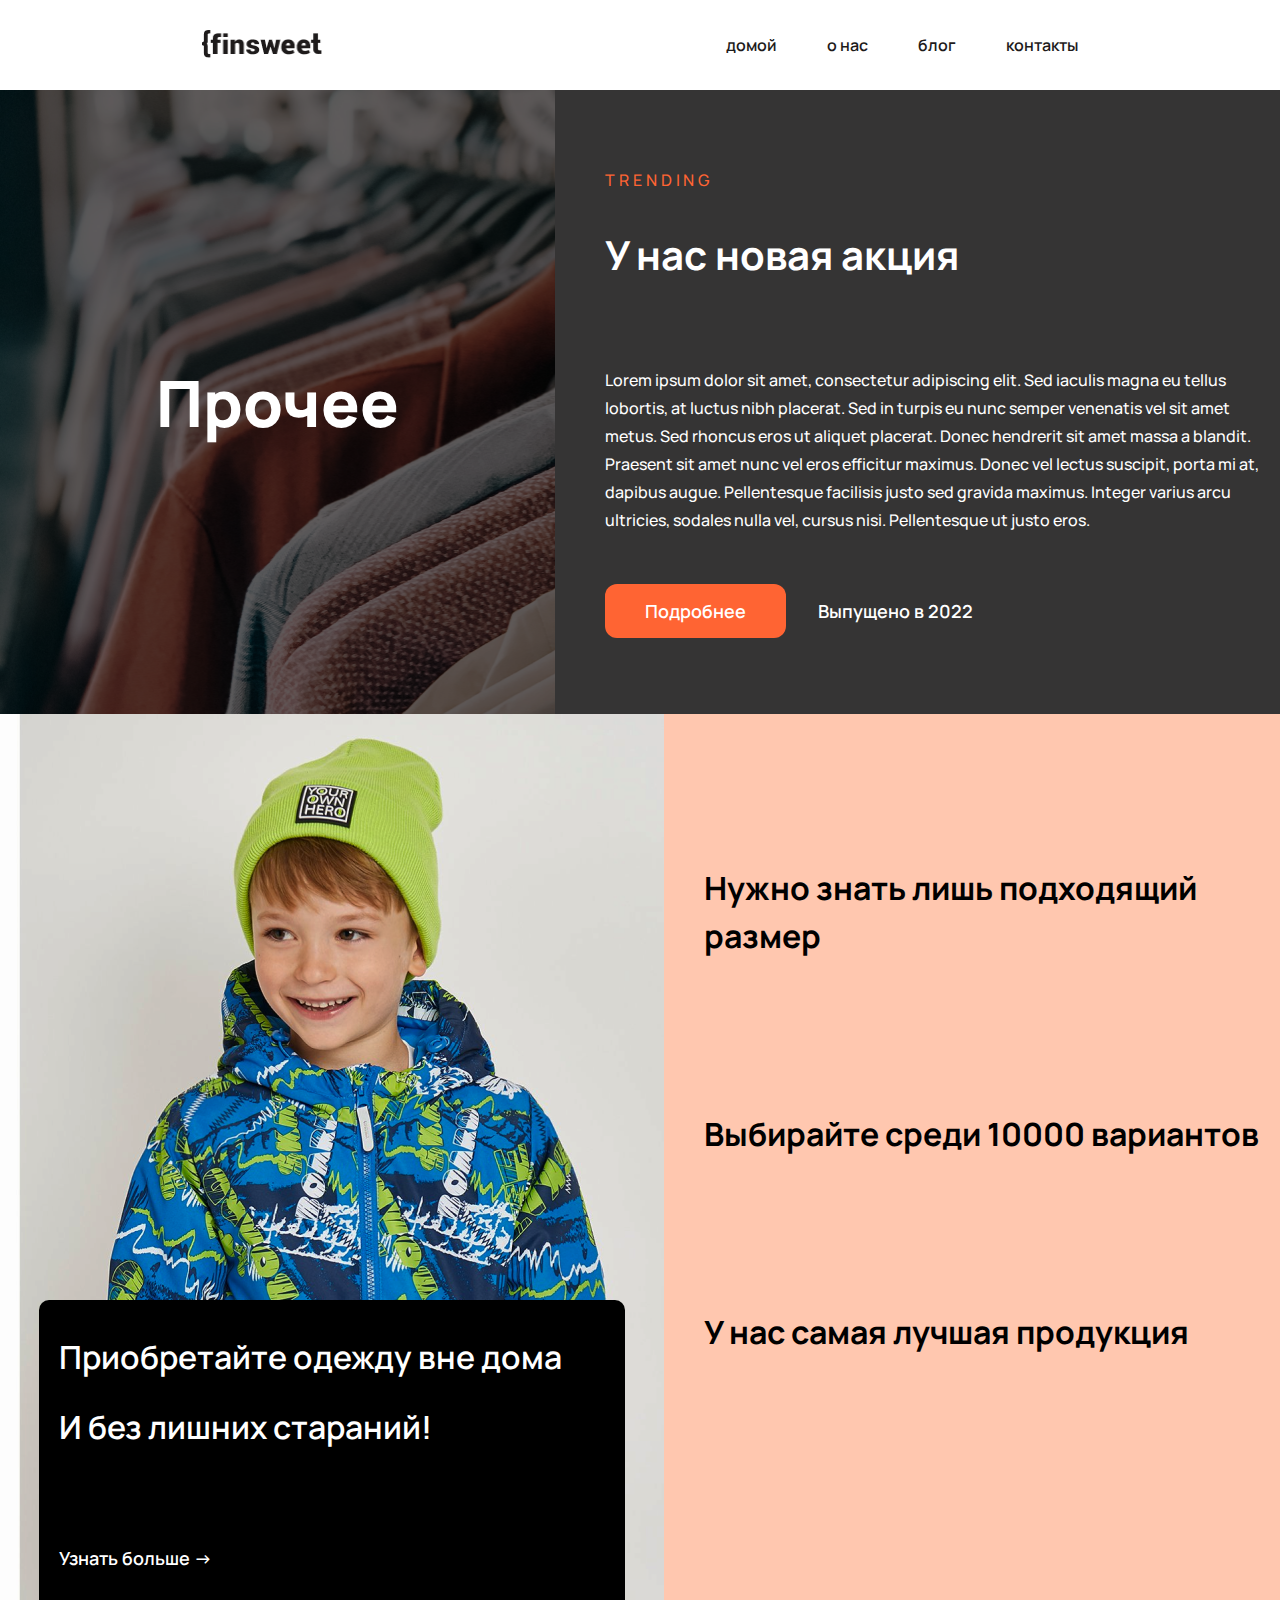
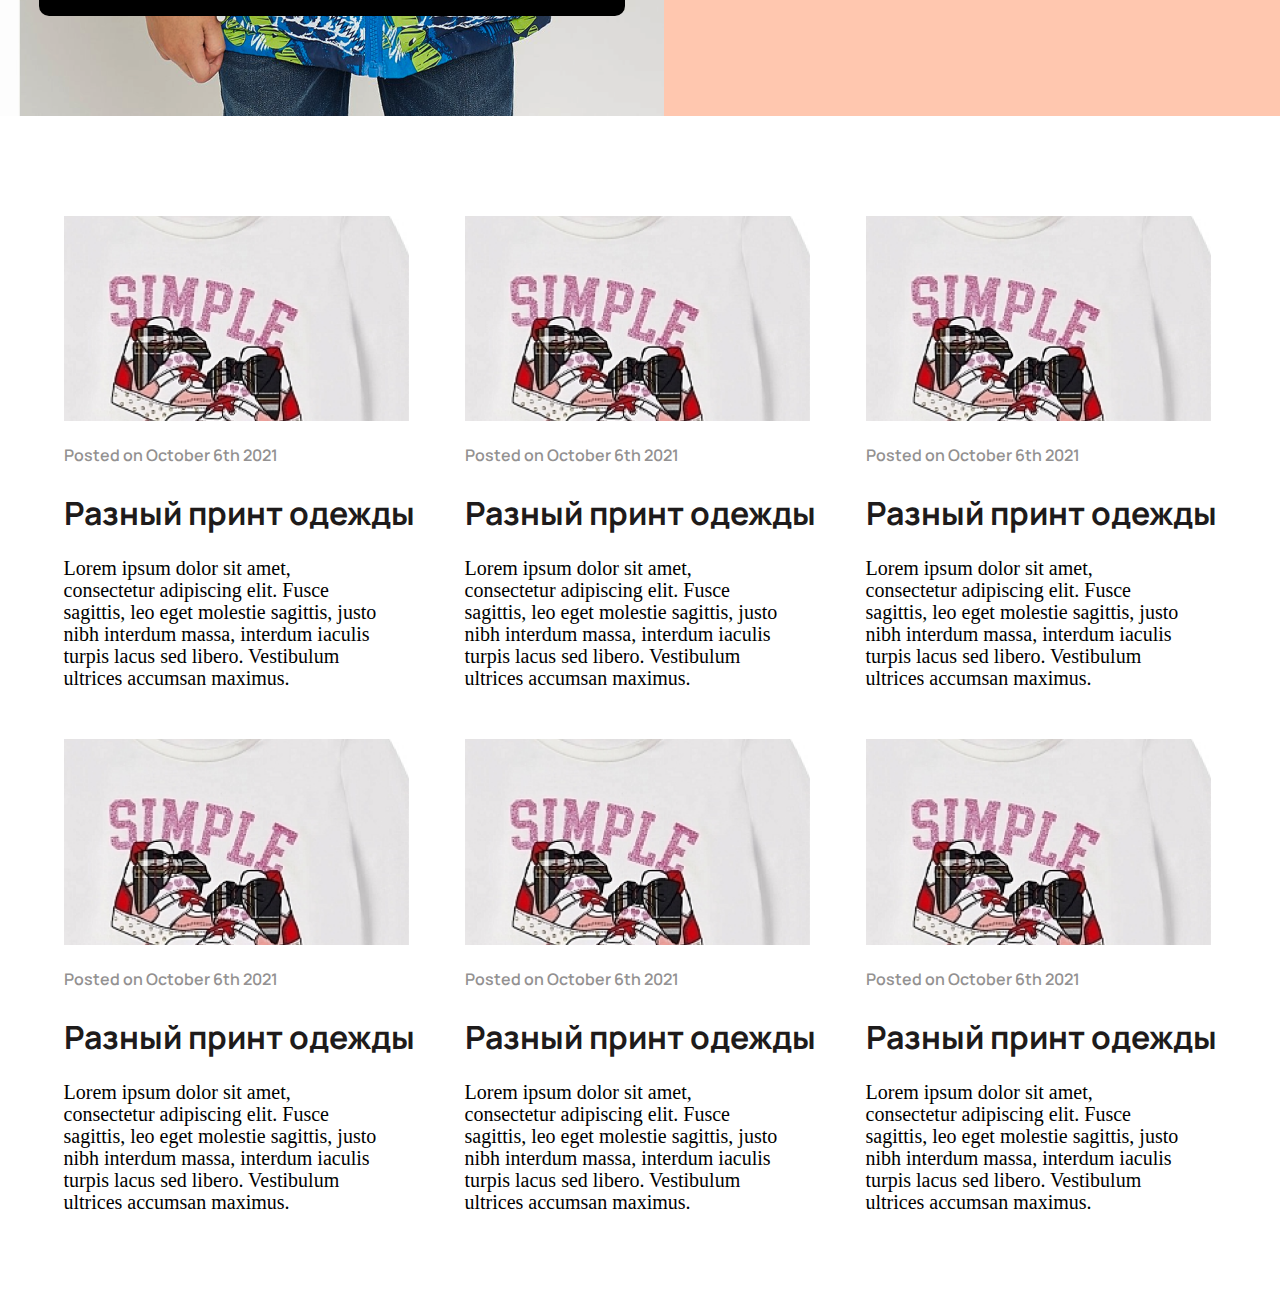
<file: index.html>
<!DOCTYPE html>
<html lang="ru">
  <head>
    <meta charset="UTF-8" />
    <meta http-equiv="X-UA-Compatible" content="IE=edge" />
    <meta name="viewport" content="width=device-width, initial-scale=1.0" />
    <title>Document</title>
    <link rel="stylesheet" href="style.css" />
  </head>
  <body>
    <header>
      <div class="logo"></div>
      <nav>
        <a href="">домой</a>
        <a href="">о нас</a>
        <a href="">блог</a>
        <a href="">контакты</a>
      </nav>
    </header>
    <main>
      <div class="sales">
        <div class="other">Прочее</div>
        <div class="trending">
          <div class="trending-text">TRENDING</div>
          <h2>У нас новая акция</h2>
          <p>
            Lorem ipsum dolor sit amet, consectetur adipiscing elit. Sed iaculis
            magna eu tellus lobortis, at luctus nibh placerat. Sed in turpis eu
            nunc semper venenatis vel sit amet metus. Sed rhoncus eros ut
            aliquet placerat. Donec hendrerit sit amet massa a blandit. Praesent
            sit amet nunc vel eros efficitur maximus. Donec vel lectus suscipit,
            porta mi at, dapibus augue. Pellentesque facilisis justo sed gravida
            maximus. Integer varius arcu ultricies, sodales nulla vel, cursus
            nisi. Pellentesque ut justo eros.
          </p>
          <div>
            <div class="button">Подробнее</div>
            <div class="madein">Выпущено в 2022</div>
          </div>
        </div>
      </div>

      <div class="two">
        <div class="boy">
          <div class="black-rect">
            <div>
              Приобретайте одежду вне дома <br /><br />И без лишних стараний!
            </div>
            <span>Узнать больше &#8594;</span>
          </div>
        </div>
        <div class="advantages">
          <ol>
            <li>Нужно знать лишь подходящий размер</li>
            <li>Выбирайте среди 10000 вариантов</li>
            <li>У нас самая лучшая продукция</li>
          </ol>
        </div>
      </div>

      <div class="grid">
        <!-- img date title desc -->
        <div class="cards">
          <div class="card">
            <img src="images/good.png" alt="картинка товара" />
            <div class="date">Posted on October 6th 2021</div>
            <div class="title">Разный принт одежды </div>
            <div class="description">Lorem ipsum dolor sit amet, consectetur adipiscing elit. Fusce sagittis, leo eget molestie sagittis, justo nibh interdum massa, interdum iaculis turpis lacus sed libero. Vestibulum ultrices accumsan maximus.</div>
          </div>

          <div class="card">
            <img src="images/good.png" alt="картинка товара" />
            <div class="date">Posted on October 6th 2021</div>
            <div class="title">Разный принт одежды </div>
            <div class="description">Lorem ipsum dolor sit amet, consectetur adipiscing elit. Fusce sagittis, leo eget molestie sagittis, justo nibh interdum massa, interdum iaculis turpis lacus sed libero. Vestibulum ultrices accumsan maximus.</div>
          </div>


          <div class="card">
            <img src="images/good.png" alt="картинка товара" />
            <div class="date">Posted on October 6th 2021</div>
            <div class="title">Разный принт одежды </div>
            <div class="description">Lorem ipsum dolor sit amet, consectetur adipiscing elit. Fusce sagittis, leo eget molestie sagittis, justo nibh interdum massa, interdum iaculis turpis lacus sed libero. Vestibulum ultrices accumsan maximus.</div>
          </div>

          <div class="card">
            <img src="images/good.png" alt="картинка товара" />
            <div class="date">Posted on October 6th 2021</div>
            <div class="title">Разный принт одежды </div>
            <div class="description">Lorem ipsum dolor sit amet, consectetur adipiscing elit. Fusce sagittis, leo eget molestie sagittis, justo nibh interdum massa, interdum iaculis turpis lacus sed libero. Vestibulum ultrices accumsan maximus.</div>
          </div>

          <div class="card">
            <img src="images/good.png" alt="картинка товара" />
            <div class="date">Posted on October 6th 2021</div>
            <div class="title">Разный принт одежды </div>
            <div class="description">Lorem ipsum dolor sit amet, consectetur adipiscing elit. Fusce sagittis, leo eget molestie sagittis, justo nibh interdum massa, interdum iaculis turpis lacus sed libero. Vestibulum ultrices accumsan maximus.</div>
          </div>

          <div class="card">
            <img src="images/good.png" alt="картинка товара" />
            <div class="date">Posted on October 6th 2021</div>
            <div class="title">Разный принт одежды </div>
            <div class="description">Lorem ipsum dolor sit amet, consectetur adipiscing elit. Fusce sagittis, leo eget molestie sagittis, justo nibh interdum massa, interdum iaculis turpis lacus sed libero. Vestibulum ultrices accumsan maximus.</div>
          </div>
        </div>
        
        
      </div>
    </main>
    <footer></footer>
  </body>
</html>
</file>
<file: style.css>
@import url("https://fonts.googleapis.com/css2?family=Manrope:wght@400;500;700;800&display=swap");

body {
  margin: 0;
}

p {
  font-family: "Manrope";
  font-style: normal;
  font-weight: 500;
  font-size: 16px;
  line-height: 28px;
}

.logo {
  background-image: url(images/Logo.png);
  width: 120px;
  height: 30px;
  background-size: contain;
  background-repeat: no-repeat;
}
header {
  display: flex;
  justify-content: space-around;
  height: 90px;
  align-items: center;
}

nav {
  display: flex;
  gap: 50px;
}

header a {
  color: #1e1b1b;
  text-decoration: none;
  font-family: "Manrope", sans-serif;
  font-weight: 600;
  font-size: 16px;
}

.sales {
  display: flex;
}

.other {
  width: 867px;
  height: 624px;
  background-image: url(images/BG.png);
  display: flex;
  justify-content: center;
  align-items: center;
  font-family: Manrope;
  font-size: 64px;
  font-weight: 900;
  color: white;
}

.trending {
  background-color: #353434;
  width: 1053px;
  display: flex;
  flex-direction: column;
  justify-content: center;
  padding-left: 50px;
}

.trending-text {
  color: #ff6433;
  font-family: "Manrope";
  font-style: normal;
  font-weight: 500;
  font-size: 16px;
  line-height: 28px;
  letter-spacing: 0.24em;
}

.trending h2 {
  font-family: "Manrope";
  font-style: normal;
  font-weight: 700;
  font-size: 40px;
  line-height: 140%;
  color: white;
}

.trending .button {
  font-family: "Manrope";
  font-style: normal;
  font-weight: 600;
  font-size: 18px;
  line-height: 125%;
  padding: 16px 40px;
  background-color: #ff6433;
  color: white;
  display: inline-block;
  border-radius: 12px;
}

.madein {
  display: inline-block;
  font-family: "Manrope";
  font-style: normal;
  font-weight: 600;
  font-size: 18px;
  line-height: 175%;
  color: white;
  margin-left: 28px;
}

.trending p {
  margin: 50px 0;
  color: white;
}
.boy {
  width: 841px;
  height: 1002px;
  background-image: url(images/boy.png);
  position: relative;
}
.advantages {
  width: 780px;
  height: 1002px;
  background-color: rgba(255, 100, 34, 0.36);
}

.advantages ol {
  font-family: "Manrope";
  font-style: normal;
  font-weight: 700;
  font-size: 32px;
  line-height: 48px;
  list-style: none;
}

.advantages ol li {
  margin: 150px 0;
}

.two {
  display: flex;
}

.black-rect {
  position: absolute;
  margin: auto;
  left: 0;
  right: 0;
  background-color: black;
  color: white;
  width: 546px;
  height: 236px;
  font-family: "Manrope";
  font-style: normal;
  font-weight: 600;
  font-size: 32px;
  line-height: 35px;
  padding: 40px 20px;
  display: flex;
  flex-direction: column;
  justify-content: space-between;
  border-radius: 10px;
  bottom: 10%;
}

.black-rect span {
  font-size: 18px;
}

.card {
  display: flex;
  flex-direction: column;
  gap: 20px;
}

.card img {
  width: 27vw;
}

.card .date {
  font-family: "Manrope";
  font-style: normal;
  font-weight: 600;
  font-size: 16px;
  line-height: 28px;
  color: #939191;
}

.card .title {
  font-family: "Manrope";
  font-style: normal;
  font-weight: 700;
  font-size: 32px;
  line-height: 48px;
  color: #1e1b1b;
}

.card .description {
  font-family: "Inter";
  font-style: normal;
  font-weight: 400;
  font-size: 20px;
  line-height: 22px;
  width: 320px;
}

.cards {
    display: flex;
    gap: 50px;
    margin: 100px 50px;
    flex-wrap: wrap;
    justify-content: center;
}
</file>
